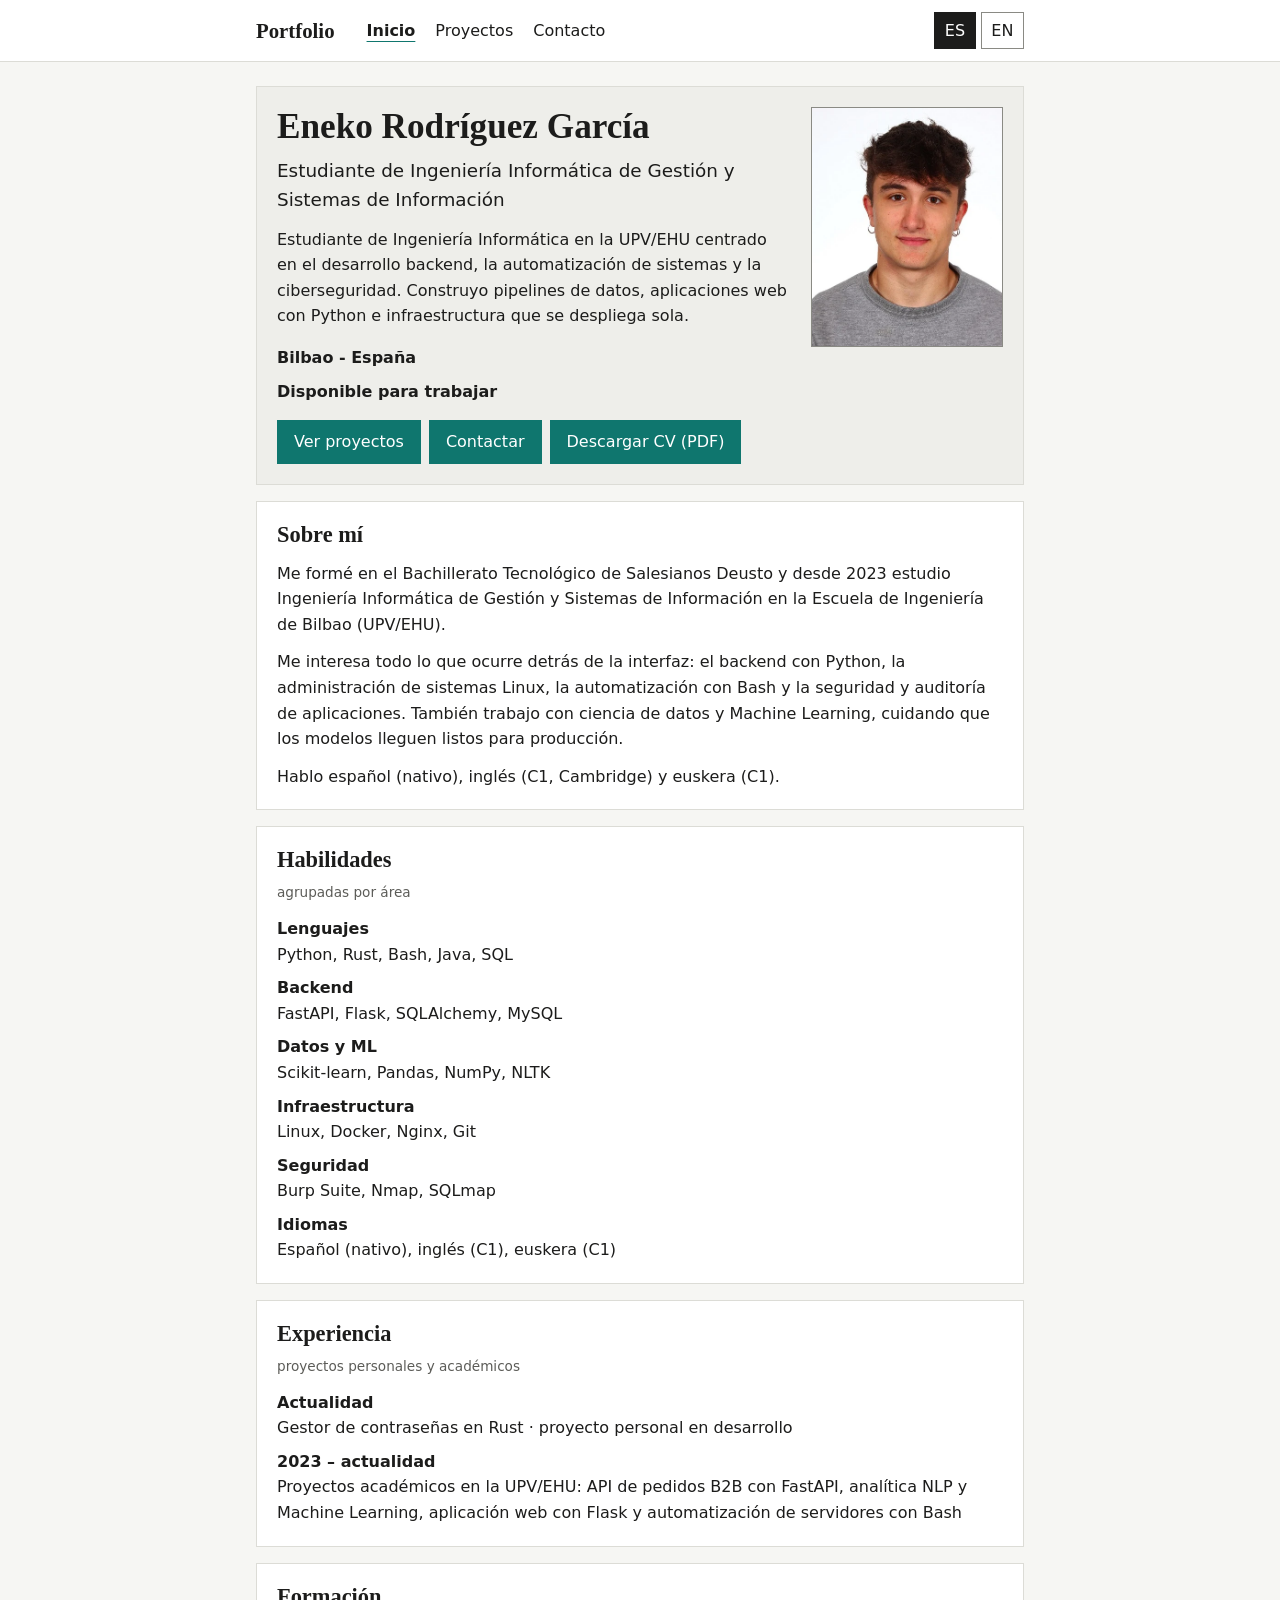
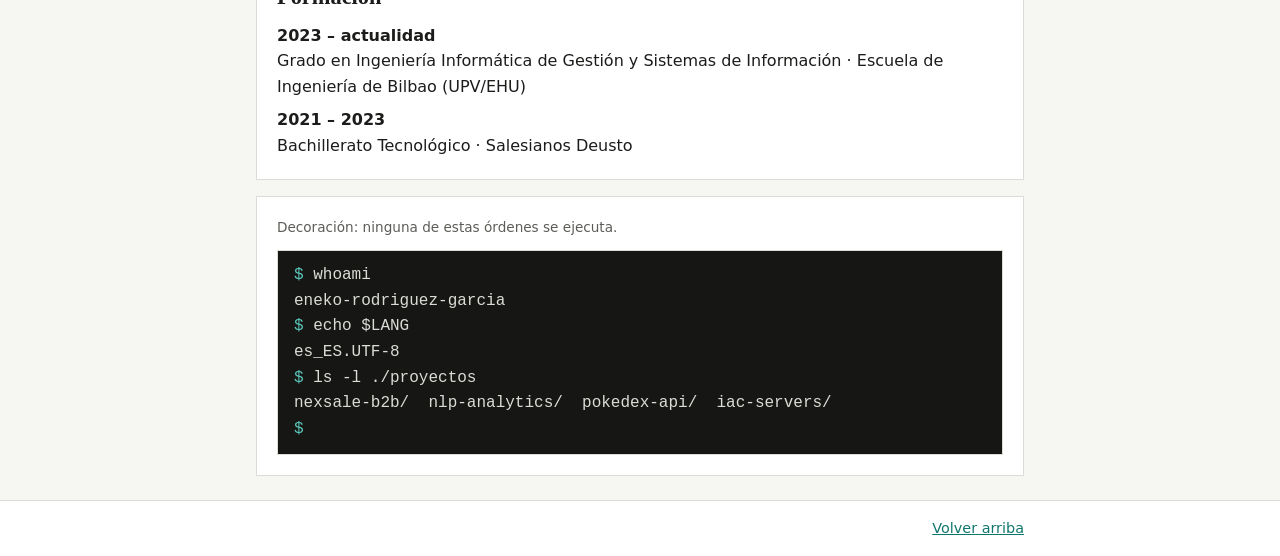
<file: index.html>
<!DOCTYPE html>
<html lang="es">
<head>
  <meta charset="utf-8">
  <meta name="viewport" content="width=device-width, initial-scale=1">
  <title data-i18n="meta.index.title">Inicio · Portfolio</title>
  <meta name="description" content="Portfolio personal de desarrollo de software: presentación, habilidades, experiencia y formación." data-i18n-attr="content:meta.index.desc">
  <meta name="color-scheme" content="light dark">
  <link rel="icon" href="assets/icons/favicon.svg" type="image/svg+xml">
  <link rel="stylesheet" href="css/styles.css">
  <script src="js/script.js" defer></script>
  <noscript><style>.lang { display: none; }</style></noscript>
</head>
<body id="top">
  <a class="skip" href="#main" data-i18n="skip">Saltar al contenido</a>

  <header class="site-header">
    <div class="wrap bar">
      <a class="brand" href="index.html">Portfolio</a>
      <nav class="nav" aria-label="Navegación principal" data-i18n-attr="aria-label:nav.label">
        <ul>
          <li><a href="index.html" aria-current="page" data-i18n="nav.home">Inicio</a></li>
          <li><a href="projects.html" data-i18n="nav.projects">Proyectos</a></li>
          <li><a href="contact.html" data-i18n="nav.contact">Contacto</a></li>
        </ul>
      </nav>
      <div class="lang" role="group" aria-label="Idioma" data-i18n-attr="aria-label:lang.label">
        <button type="button" data-lang="es" aria-pressed="true" aria-label="Cambiar a español" data-i18n-attr="aria-label:lang.es">ES</button>
        <button type="button" data-lang="en" aria-pressed="false" aria-label="Cambiar a inglés" data-i18n-attr="aria-label:lang.en">EN</button>
      </div>
    </div>
  </header>

  <main id="main">
    <div class="wrap">

      <!-- ===== PRESENTACIÓN ===== -->
      <section class="hero" aria-labelledby="hero-name">
        <div class="hero__main">
          <h1 id="hero-name" data-i18n="home.name">Eneko Rodríguez García</h1>
          <p class="hero__role" data-i18n="home.role">Estudiante de Ingeniería Informática de Gestión y Sistemas de Información</p>

          <p class="hero__intro" data-i18n="home.intro">Estudiante de Ingeniería Informática en la UPV/EHU centrado en el desarrollo backend, la automatización de sistemas y la ciberseguridad. Construyo pipelines de datos, aplicaciones web con Python e infraestructura que se despliega sola.</p>

          <dl class="ledger">
            <div>
              <dt data-i18n="spec.location">Bilbao - España</dt>
            </div>
            <div>
              <dt data-i18n="spec.status">Disponible para trabajar</dt>
            </div>
          </dl>

          <div class="actions">
            <a class="btn btn--solid" href="projects.html"><span data-i18n="home.cta.projects">Ver proyectos</span></a>
            <a class="btn" href="contact.html"><span data-i18n="home.cta.contact">Contactar</span></a>
            <a class="btn" href="assets/docs/cv-eneko-rodriguez.pdf" download="CV - Eneko Rodríguez.pdf" data-i18n-attr="href:home.cta.cv.href; download:home.cta.cv.file"><span data-i18n="home.cta.cv">Descargar CV (PDF)</span></a>
          </div>
        </div>

        <figure class="hero__aside">
          <div class="frame frame--portrait"><img src="assets/images/foto.webp" width="413" height="516" alt="Fotografía de Eneko Rodríguez García" data-i18n-attr="alt:home.photo.alt"></div>
        </figure>
      </section>

      <!-- ===== 01 SOBRE MÍ ===== -->
      <section class="section" aria-labelledby="about-title">
        <div class="section__head">
          <h2 id="about-title" data-i18n="about.title">Sobre mí</h2>
        </div>
        <div class="section__body">
          <p data-i18n="about.p1">Me formé en el Bachillerato Tecnológico de Salesianos Deusto y desde 2023 estudio Ingeniería Informática de Gestión y Sistemas de Información en la Escuela de Ingeniería de Bilbao (UPV/EHU).</p>
          <p data-i18n="about.p2">Me interesa todo lo que ocurre detrás de la interfaz: el backend con Python, la administración de sistemas Linux, la automatización con Bash y la seguridad y auditoría de aplicaciones. También trabajo con ciencia de datos y Machine Learning, cuidando que los modelos lleguen listos para producción.</p>
          <p data-i18n="about.p3">Hablo español (nativo), inglés (C1, Cambridge) y euskera (C1).</p>
        </div>
      </section>

      <!-- ===== 02 HABILIDADES ===== -->
      <section class="section" aria-labelledby="skills-title">
        <div class="section__head">
          <h2 id="skills-title" data-i18n="skills.title">Habilidades</h2>
          <p class="comment" data-i18n="skills.hint">agrupadas por área</p>
        </div>
        <div class="section__body">
          <dl class="ledger">
            <div>
              <dt data-i18n="skills.lang">Lenguajes</dt>
              <dd>Python, Rust, Bash, Java, SQL</dd>
            </div>
            <div>
              <dt>Backend</dt>
              <dd>FastAPI, Flask, SQLAlchemy, MySQL</dd>
            </div>
            <div>
              <dt data-i18n="skills.data">Datos y ML</dt>
              <dd>Scikit-learn, Pandas, NumPy, NLTK</dd>
            </div>
            <div>
              <dt data-i18n="skills.infra">Infraestructura</dt>
              <dd>Linux, Docker, Nginx, Git</dd>
            </div>
            <div>
              <dt data-i18n="skills.sec">Seguridad</dt>
              <dd>Burp Suite, Nmap, SQLmap</dd>
            </div>
            <div>
              <dt data-i18n="skills.spoken">Idiomas</dt>
              <dd data-i18n="skills.spoken.list">Español (nativo), inglés (C1), euskera (C1)</dd>
            </div>
          </dl>
        </div>
      </section>

      <!-- ===== 03 EXPERIENCIA ===== -->
      <section class="section" aria-labelledby="exp-title">
        <div class="section__head">
          <h2 id="exp-title" data-i18n="exp.title">Experiencia</h2>
          <p class="comment" data-i18n="exp.hint">proyectos personales y académicos</p>
        </div>
        <div class="section__body">
          <dl class="ledger">
            <div>
              <dt data-i18n="exp.1.period">Actualidad</dt>
              <dd data-i18n="exp.1.desc">Gestor de contraseñas en Rust · proyecto personal en desarrollo</dd>
            </div>
            <div>
              <dt data-i18n="exp.2.period">2023 – actualidad</dt>
              <dd data-i18n="exp.2.desc">Proyectos académicos en la UPV/EHU: API de pedidos B2B con FastAPI, analítica NLP y Machine Learning, aplicación web con Flask y automatización de servidores con Bash</dd>
            </div>
          </dl>
        </div>
      </section>

      <!-- ===== 04 FORMACIÓN ===== -->
      <section class="section" aria-labelledby="edu-title">
        <div class="section__head">
          <h2 id="edu-title" data-i18n="edu.title">Formación</h2>
        </div>
        <div class="section__body">
          <dl class="ledger">
            <div>
              <dt data-i18n="edu.1.period">2023 – actualidad</dt>
              <dd data-i18n="edu.1.desc">Grado en Ingeniería Informática de Gestión y Sistemas de Información · Escuela de Ingeniería de Bilbao (UPV/EHU)</dd>
            </div>
            <div>
              <dt>2021 – 2023</dt>
              <dd data-i18n="edu.2.desc">Bachillerato Tecnológico · Salesianos Deusto</dd>
            </div>
          </dl>
        </div>
      </section>

      <!-- ===== TERMINAL DECORATIVA ===== -->
      <section class="section" aria-label="Easter egg" >
        <div class="section__head">
          <p class="comment" data-i18n="term.caption">Decoración: ninguna de estas órdenes se ejecuta.</p>
        </div>
        <div class="section__body">
          <div class="terminal" aria-hidden="true">
<pre class="terminal__body"><span class="t-cmd">whoami</span>
eneko-rodriguez-garcia
<span class="t-cmd">echo $LANG</span>
<span data-i18n="term.lang">es_ES.UTF-8</span>
<span class="t-cmd" data-i18n="term.ls">ls -l ./proyectos</span>
nexsale-b2b/  nlp-analytics/  pokedex-api/  iac-servers/
<span class="t-cmd"></span></pre>
          </div>
        </div>
      </section>

    </div>
  </main>

  <footer class="site-footer">
    <div class="wrap">
      <a href="#top"><span data-i18n="foot.top">Volver arriba</span></a>
    </div>
  </footer>
</body>
</html>
</file>
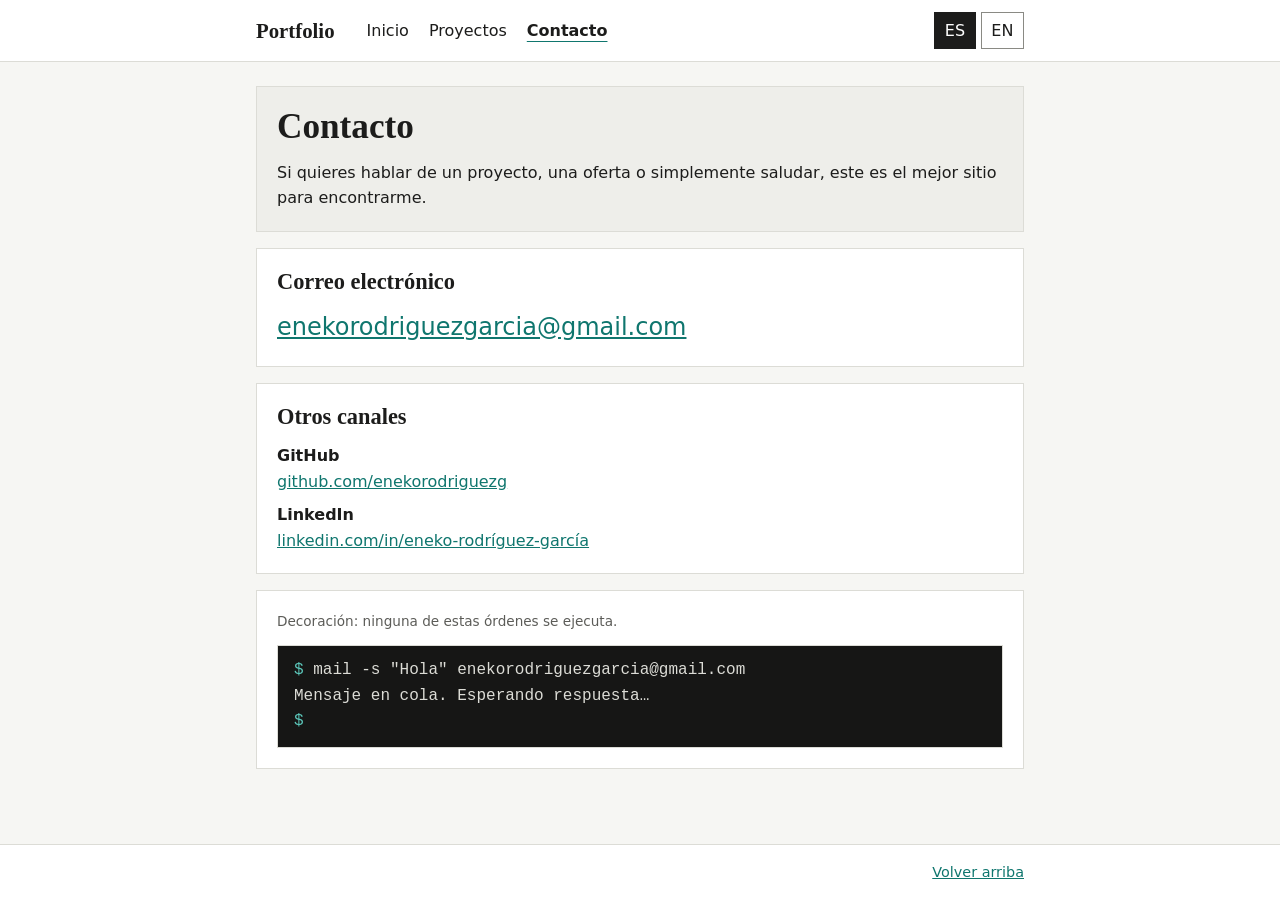
<file: contact.html>
<!DOCTYPE html>
<html lang="es">
<head>
  <meta charset="utf-8">
  <meta name="viewport" content="width=device-width, initial-scale=1">
  <title data-i18n="meta.contact.title">Contacto · Portfolio</title>
  <meta name="description" content="Formas de ponerse en contacto: correo electrónico, redes sociales y otros medios." data-i18n-attr="content:meta.contact.desc">
  <meta name="color-scheme" content="light dark">
  <link rel="icon" href="assets/icons/favicon.svg" type="image/svg+xml">
  <link rel="stylesheet" href="css/styles.css">
  <script src="js/script.js" defer></script>
  <noscript><style>.lang { display: none; }</style></noscript>
</head>
<body id="top">
  <a class="skip" href="#main" data-i18n="skip">Saltar al contenido</a>

  <header class="site-header">
    <div class="wrap bar">
      <a class="brand" href="index.html">Portfolio</a>
      <nav class="nav" aria-label="Navegación principal" data-i18n-attr="aria-label:nav.label">
        <ul>
          <li><a href="index.html" data-i18n="nav.home">Inicio</a></li>
          <li><a href="projects.html" data-i18n="nav.projects">Proyectos</a></li>
          <li><a href="contact.html" aria-current="page" data-i18n="nav.contact">Contacto</a></li>
        </ul>
      </nav>
      <div class="lang" role="group" aria-label="Idioma" data-i18n-attr="aria-label:lang.label">
        <button type="button" data-lang="es" aria-pressed="true" aria-label="Cambiar a español" data-i18n-attr="aria-label:lang.es">ES</button>
        <button type="button" data-lang="en" aria-pressed="false" aria-label="Cambiar a inglés" data-i18n-attr="aria-label:lang.en">EN</button>
      </div>
    </div>
  </header>

  <main id="main">
    <div class="wrap">

      <header class="page-head">
        <h1 data-i18n="contact.title">Contacto</h1>
        <p class="page-head__intro" data-i18n="contact.lead">Si quieres hablar de un proyecto, una oferta o simplemente saludar, este es el mejor sitio para encontrarme.</p>
      </header>

      <section class="section" aria-labelledby="mail-title">
        <div class="section__head">
          <h2 id="mail-title" data-i18n="contact.email">Correo electrónico</h2>
        </div>
        <div class="section__body">
          <a class="mail" href="mailto:enekorodriguezgarcia@gmail.com">enekorodriguezgarcia@gmail.com</a>
        </div>
      </section>

      <section class="section" aria-labelledby="channels-title">
        <div class="section__head">
          <h2 id="channels-title" data-i18n="contact.other.title">Otros canales</h2>
        </div>
        <div class="section__body">
          <dl class="ledger channels">
            <div>
              <dt>GitHub</dt>
              <dd><a href="https://github.com/enekorodriguezg" target="_blank" rel="noopener">github.com/enekorodriguezg</a></dd>
            </div>
            <div>
              <dt>LinkedIn</dt>
              <dd><a href="https://www.linkedin.com/in/eneko-rodr%C3%ADguez-garc%C3%ADa-595226393" target="_blank" rel="noopener">linkedin.com/in/eneko-rodríguez-garcía</a></dd>
            </div>
          </dl>
        </div>
      </section>

      <section class="section" aria-label="Easter egg">
        <div class="section__head">
          <p class="comment" data-i18n="term.caption">Decoración: ninguna de estas órdenes se ejecuta.</p>
        </div>
        <div class="section__body">
          <div class="terminal" aria-hidden="true">
<pre class="terminal__body"><span class="t-cmd"><span data-i18n="term.mail">mail -s "Hola"</span> enekorodriguezgarcia@gmail.com</span>
<span data-i18n="term.queued">Mensaje en cola. Esperando respuesta…</span>
<span class="t-cmd"></span></pre>
          </div>
        </div>
      </section>

    </div>
  </main>

  <footer class="site-footer">
    <div class="wrap">
      <a href="#top"><span data-i18n="foot.top">Volver arriba</span></a>
    </div>
  </footer>
</body>
</html>
</file>
<file: css/styles.css>
/* ==========================================================================
   PORTFOLIO · styles.css
   Estilos sencillos. Paleta: neutros (grafito y grises) + un único acento.
   Todos los colores están en las variables de abajo.
   El modo oscuro se activa solo si el sistema del visitante lo usa.
   ========================================================================== */

:root {
  --fondo: #f6f6f3;        /* fondo de página (blanco roto) */
  --caja: #ffffff;         /* cabecera, pie y secciones */
  --suave: #eeeeea;        /* bloque de presentación y marcos de imagen */
  --texto: #1c1c1b;
  --gris: #5c5c58;
  --borde: #dcdcd6;
  --borde-fuerte: #8a8a84;
  --acento: #0f766e;       /* único color de acento: enlaces y botones */
  --acento-hover: #0a5650;
}

@media (prefers-color-scheme: dark) {
  :root {
    --fondo: #121212;
    --caja: #1a1a19;
    --suave: #222221;
    --texto: #ececea;
    --gris: #a2a29c;
    --borde: #2e2e2c;
    --borde-fuerte: #6b6b66;
    --acento: #5cc8bb;
    --acento-hover: #8adbd1;
  }
}

* { box-sizing: border-box; }

body {
  margin: 0;
  background: var(--fondo);
  color: var(--texto);
  font-family: Verdana, Geneva, "DejaVu Sans", sans-serif;
  font-size: 1rem;
  line-height: 1.6;
  display: flex;
  flex-direction: column;
  min-height: 100vh;
}

main { flex: 1; }

h1, h2, p, ul, dl, dd, figure { margin: 0; }
ul { padding: 0; list-style: none; }
a { color: var(--acento); }
a:hover { color: var(--acento-hover); text-decoration: none; }
:focus-visible { outline: 3px solid var(--acento); outline-offset: 2px; }

/* Enlace de salto (accesibilidad) */
.skip { position: absolute; left: 0; top: -3rem; background: var(--caja); color: var(--texto); padding: .5rem; z-index: 10; }
.skip:focus { top: 0; }

/* Contenedor central */
.wrap { max-width: 50rem; margin: 0 auto; padding: 0 1rem; }

/* Cabecera */
.site-header { background: var(--caja); border-bottom: 1px solid var(--borde); }
.bar { display: flex; flex-wrap: wrap; align-items: center; gap: .5rem 0; padding-top: .75rem; padding-bottom: .75rem; }
.brand { color: var(--texto); font-size: 1.3rem; text-decoration: none; margin-right: 2rem; }
.brand:hover { color: var(--texto); }
.nav ul { display: flex; gap: 1.25rem; }
.nav a { color: var(--texto); text-decoration: none; padding: .25rem 0; }
.nav a:hover { color: var(--acento); text-decoration: underline; }
.nav a[aria-current="page"] { font-weight: bold; text-decoration: underline; text-decoration-color: var(--acento); text-underline-offset: .3em; }

/* Selector de idioma */
.lang { margin-left: auto; }
.lang button {
  background: var(--caja);
  color: var(--texto);
  border: 1px solid var(--borde-fuerte);
  padding: .3rem .6rem;
  font: inherit;
  cursor: pointer;
}
.lang button[aria-pressed="true"] { background: var(--texto); color: var(--caja); border-color: var(--texto); }

/* Títulos */
h1, h2, .brand { font-family: Georgia, "Times New Roman", serif; font-weight: bold; }
h1 { font-size: 2.2rem; line-height: 1.15; margin-bottom: .5rem; }
h2 { font-size: 1.4rem; line-height: 1.2; margin-bottom: .5rem; }

/* Bloque de presentación y cabeceras de página (mismo padding que las secciones) */
.hero, .page-head { margin-top: 1.5rem; padding: 1.25rem; background: var(--suave); border: 1px solid var(--borde); }
.hero { display: grid; grid-template-columns: 1fr 12rem; gap: 1.5rem; align-items: start; }
.hero__role { font-size: 1.15rem; margin-bottom: .75rem; }
.hero__intro { margin-bottom: 1rem; }
.hero__aside { width: 12rem; }
.page-head__intro { margin-top: .75rem; }

/* Secciones como cajas */
.section { margin-top: 1rem; padding: 1.25rem; background: var(--caja); border: 1px solid var(--borde); }
.section__head { margin-bottom: .75rem; }
.section__body p + p { margin-top: .75rem; }

/* Listas de datos */
dt { font-weight: bold; margin-top: .5rem; }
dd { margin-left: 0; }

/* Notas pequeñas junto a un dato */
.comment { color: var(--gris); font-size: .85rem; margin-left: .4rem; }
p.comment, figcaption.comment { margin-left: 0; }

/* Botones */
.actions { display: flex; flex-wrap: wrap; gap: .5rem; margin-top: 1rem; }
.btn {
  display: inline-block;
  padding: .5rem 1rem;
  background: var(--acento);
  color: #fff;
  border: 1px solid var(--acento);
  text-decoration: none;
}
.btn:hover { background: var(--acento-hover); border-color: var(--acento-hover); color: #fff; }

/* En modo oscuro el acento es claro, así que el texto del botón va oscuro */
@media (prefers-color-scheme: dark) {
  .btn, .btn:hover { color: #0d1514; }
}

/* Marco de imagen pendiente */
.frame {
  display: flex;
  align-items: center;
  justify-content: center;
  background: var(--suave);
  border: 1px solid var(--borde-fuerte);
}
.frame--portrait { aspect-ratio: 4 / 5; }
.frame--landscape { aspect-ratio: 16 / 10; }
.frame img { width: 100%; height: 100%; object-fit: cover; display: block; }
figcaption { margin-top: .25rem; }

/* Capturas ampliables: el enlace ocupa todo el marco */
.zoom { display: block; width: 100%; height: 100%; cursor: zoom-in; }
.zoom img { transition: opacity .15s; }
.zoom:hover img { opacity: .85; }

/* Visor de capturas (<dialog>): fondo oscuro e imagen centrada */
.lightbox {
  width: 100%;
  height: 100%;
  max-width: 100%;
  max-height: 100%;
  margin: 0;
  padding: 1rem;
  border: 0;
  background: transparent;
  cursor: zoom-out;
}
.lightbox[open] { display: flex; align-items: center; justify-content: center; }
.lightbox::backdrop { background: rgba(0, 0, 0, .85); }
.lightbox img { display: block; max-width: 100%; max-height: 100%; width: auto; height: auto; border: 1px solid var(--borde-fuerte); }
.lightbox__close {
  position: fixed;
  top: .75rem;
  right: .75rem;
  width: 2.5rem;
  height: 2.5rem;
  font-size: 1.75rem;
  line-height: 1;
  color: #fff;
  background: rgba(0, 0, 0, .5);
  border: 1px solid #fff;
  cursor: pointer;
}
.lightbox__close:hover { background: rgba(255, 255, 255, .15); }
body:has(.lightbox[open]) { overflow: hidden; }

/* Proyectos: cajas con el mismo ancho, borde y relleno que las secciones */
.project-list { margin: 1rem 0 0; padding: 0; list-style: none; }
.project-list li { margin-bottom: 1rem; }
.project { background: var(--caja); border: 1px solid var(--borde); padding: 1.25rem; }
.project__media { margin-bottom: 1rem; max-width: 28rem; }
.project__title { font-size: 1.4rem; }
.project__desc { margin: .5rem 0; }
.project__links { display: flex; flex-wrap: wrap; gap: .5rem 1.5rem; margin-top: .75rem; }

/* Contacto */
.mail { font-size: 1.5rem; }

/* Terminal decorativa (easter egg) */
.terminal { background: #161615; color: #dcdcd6; font-family: "Courier New", Courier, monospace; padding: .75rem 1rem; border: 1px solid var(--borde); }
.terminal__body { margin: 0; font: inherit; white-space: pre-wrap; overflow-wrap: anywhere; }
.t-cmd::before { content: "$ "; color: #5cc8bb; }

/* Pie */
.site-footer { background: var(--caja); border-top: 1px solid var(--borde); color: var(--gris); margin-top: 1.5rem; padding: 1rem 0; font-size: .9rem; }
.site-footer .wrap { display: flex; flex-wrap: wrap; justify-content: flex-end; gap: .25rem 1rem; }

/* Pantallas pequeñas: la presentación pasa a una sola columna */
@media (max-width: 40rem) {
  .hero { grid-template-columns: 1fr; }
  .hero__aside { width: 12rem; }
}
</file>
